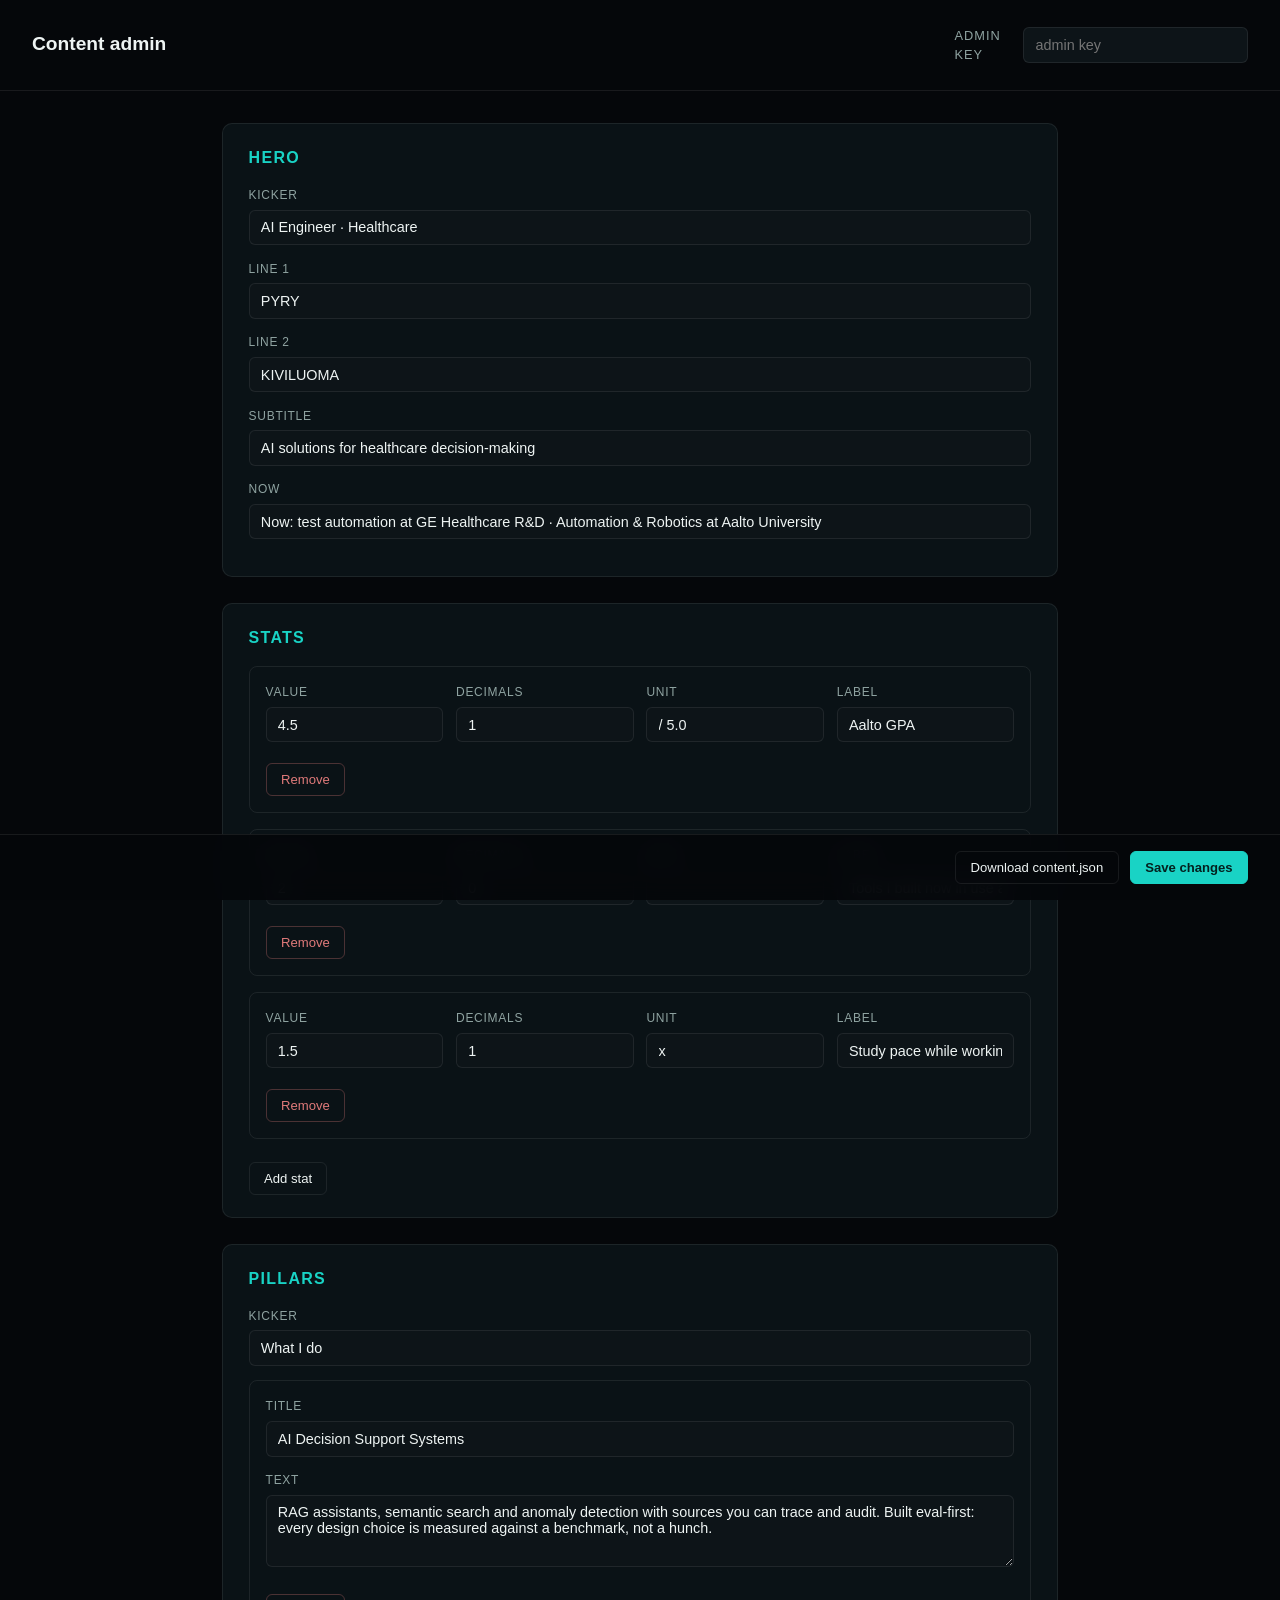
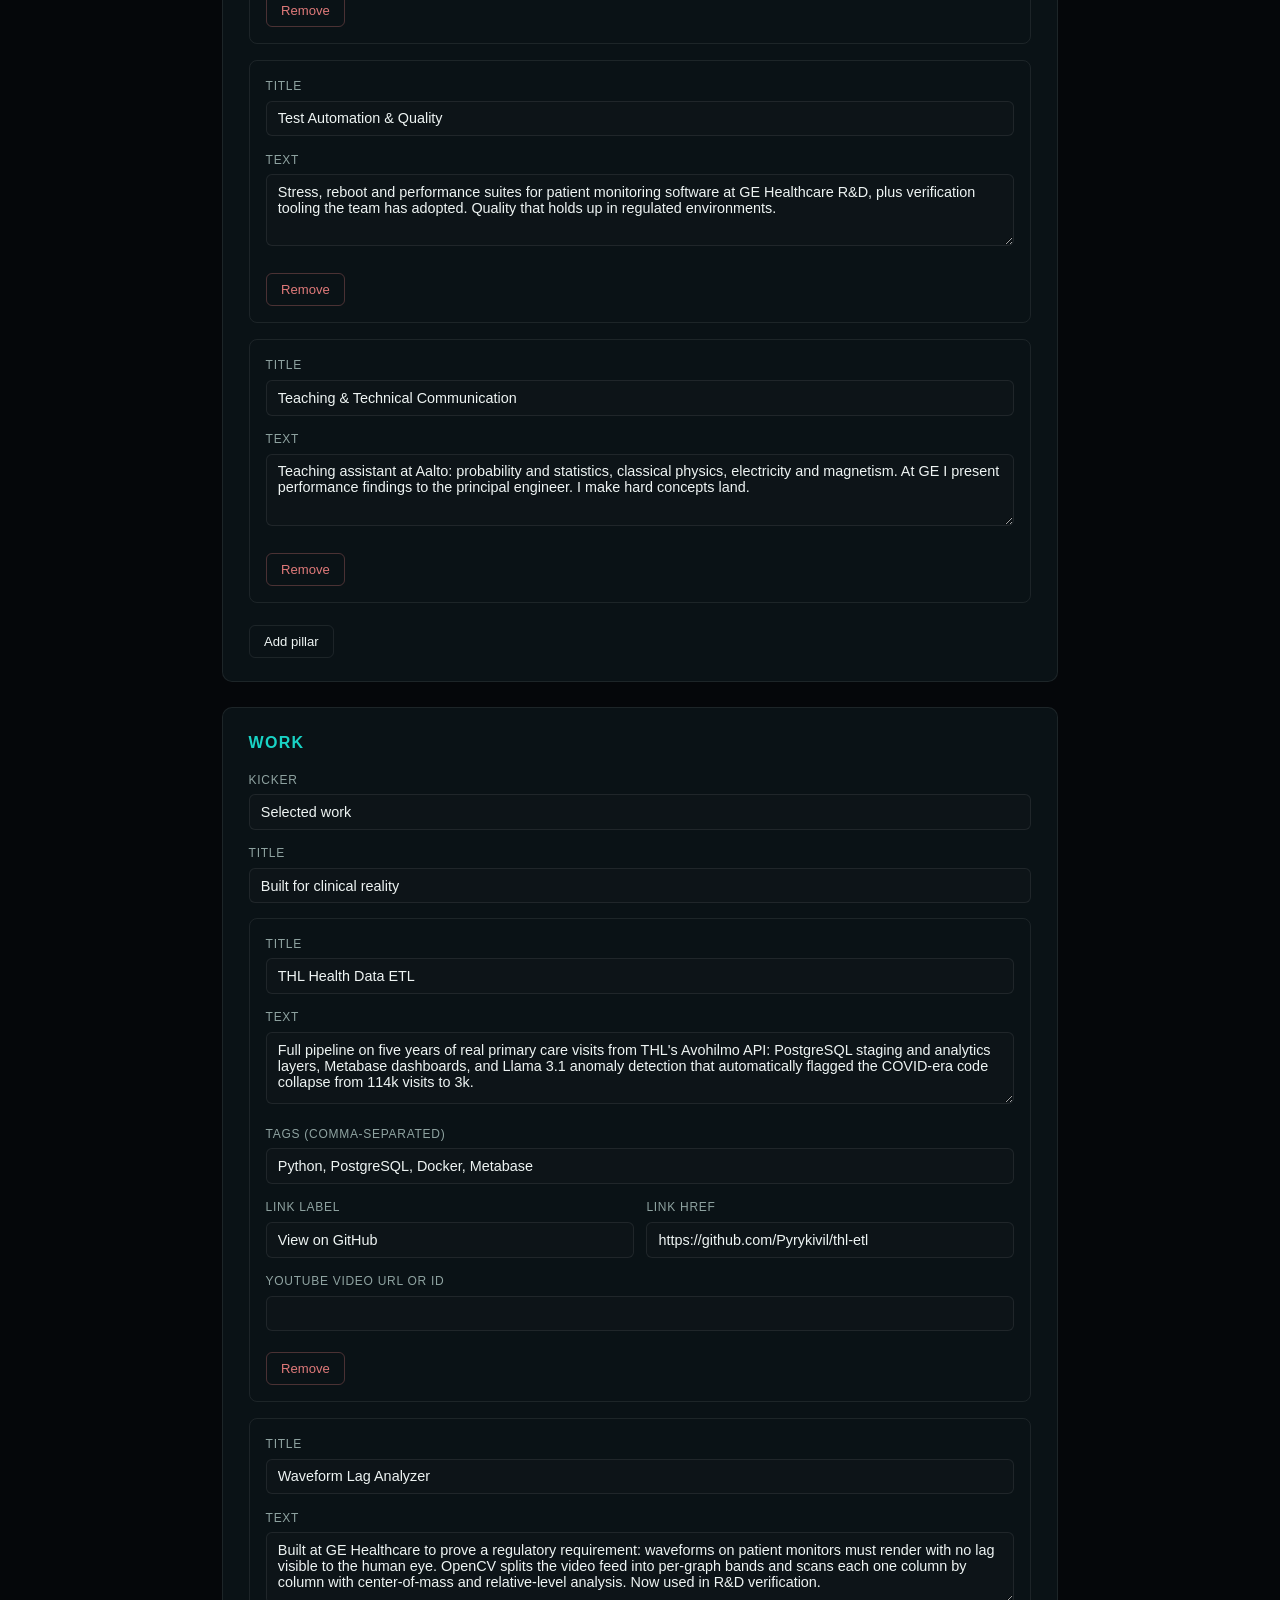
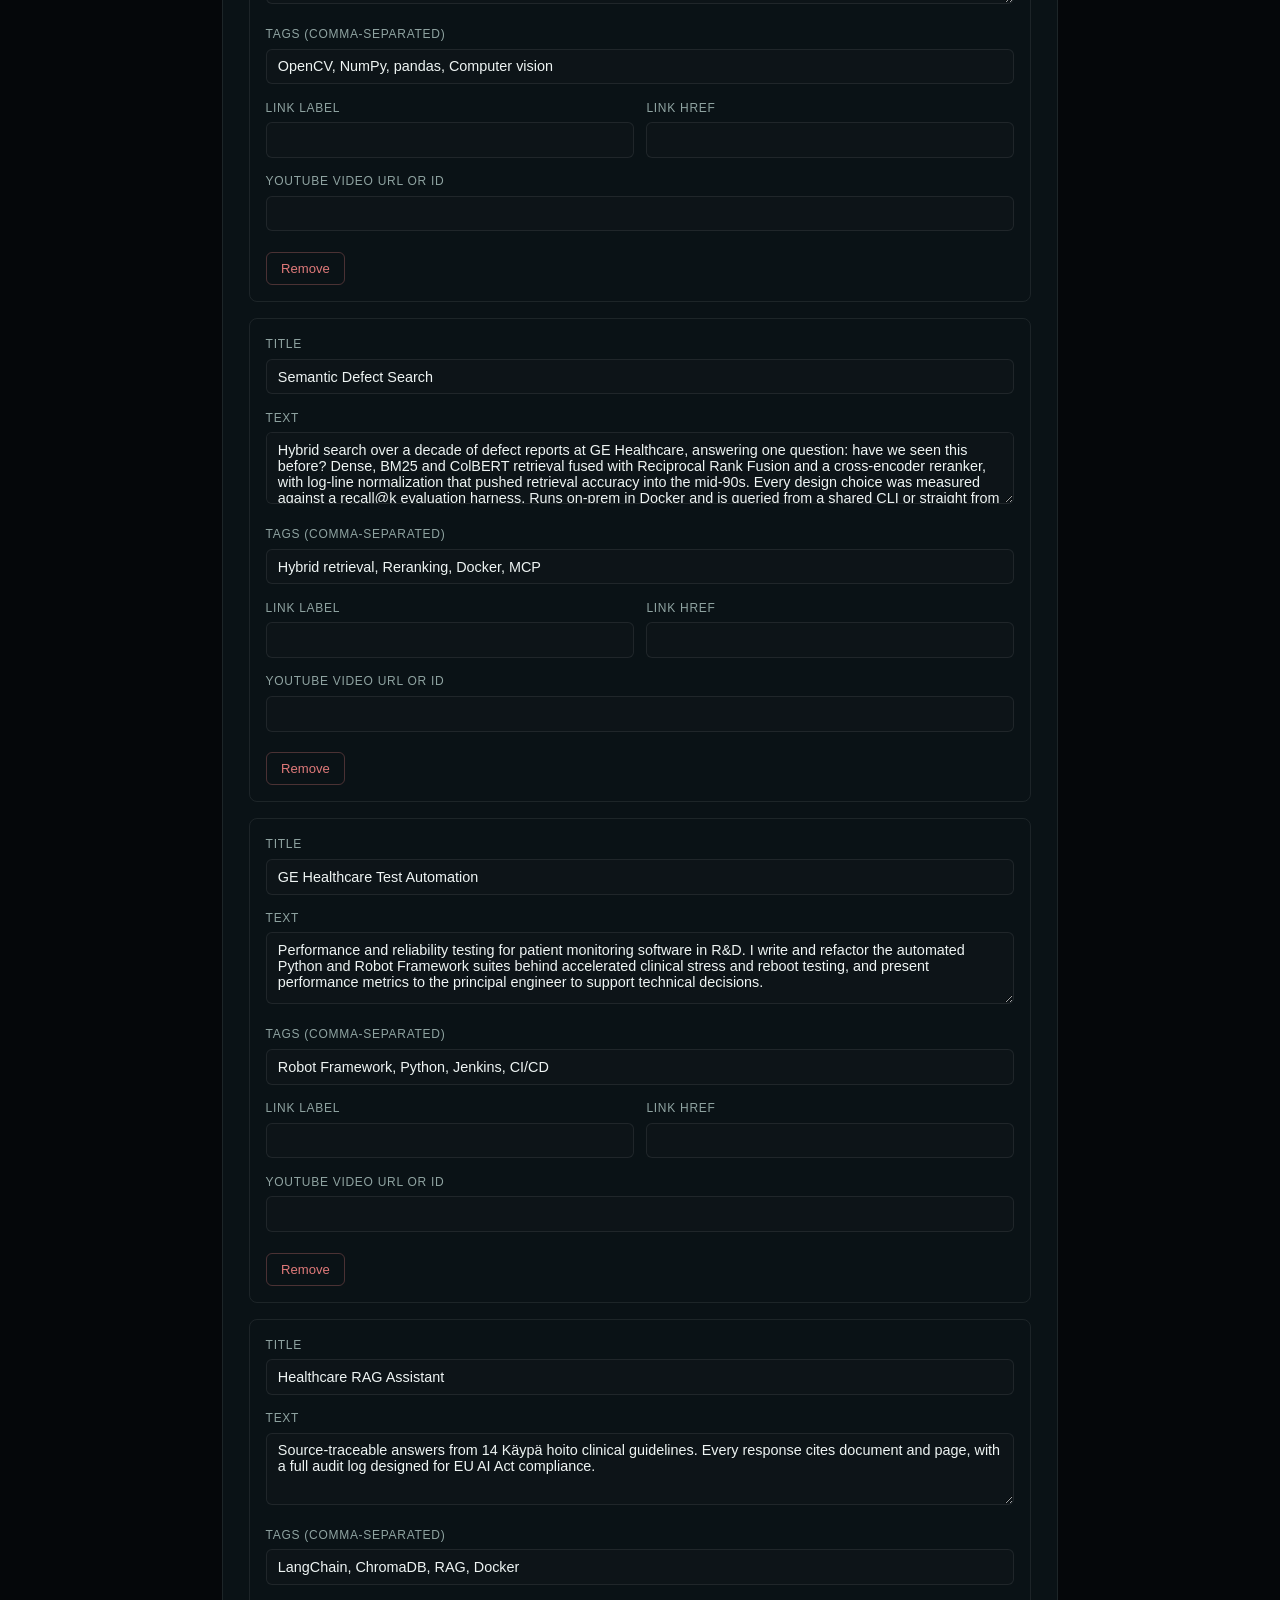
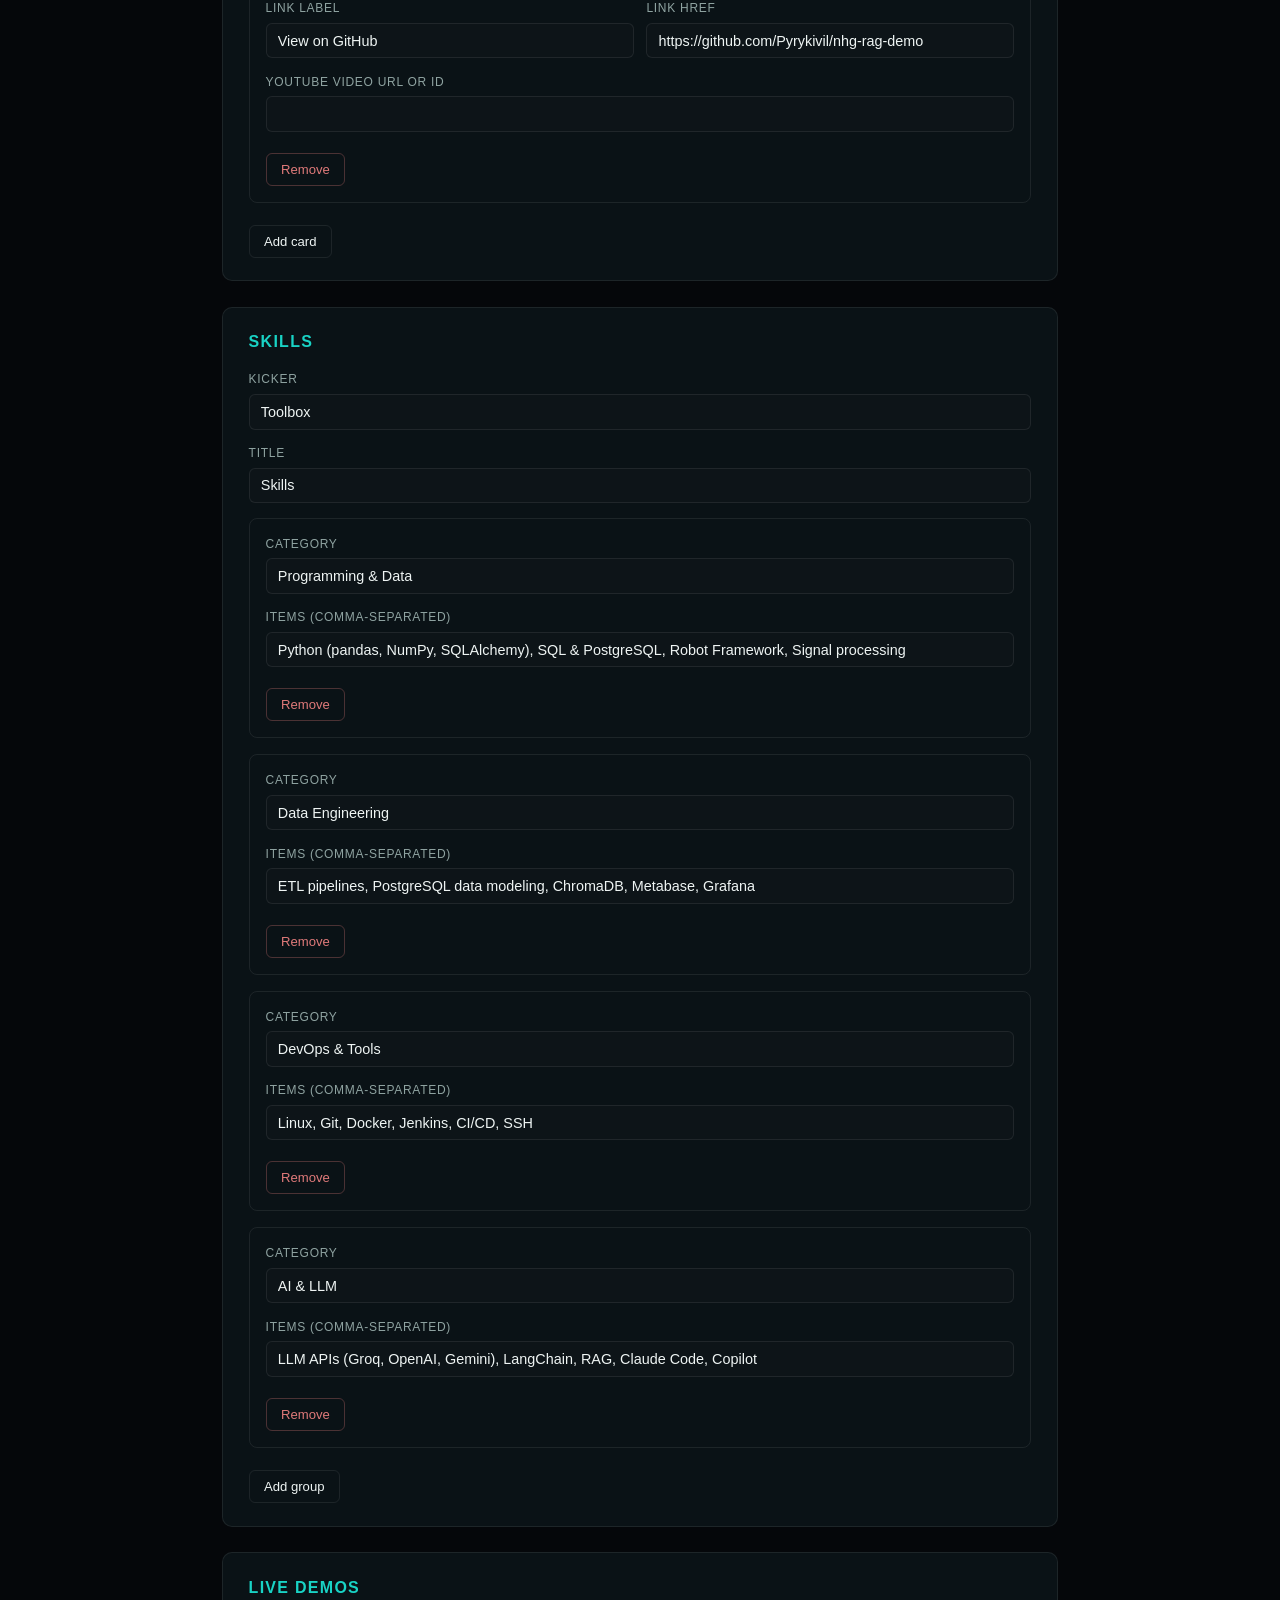
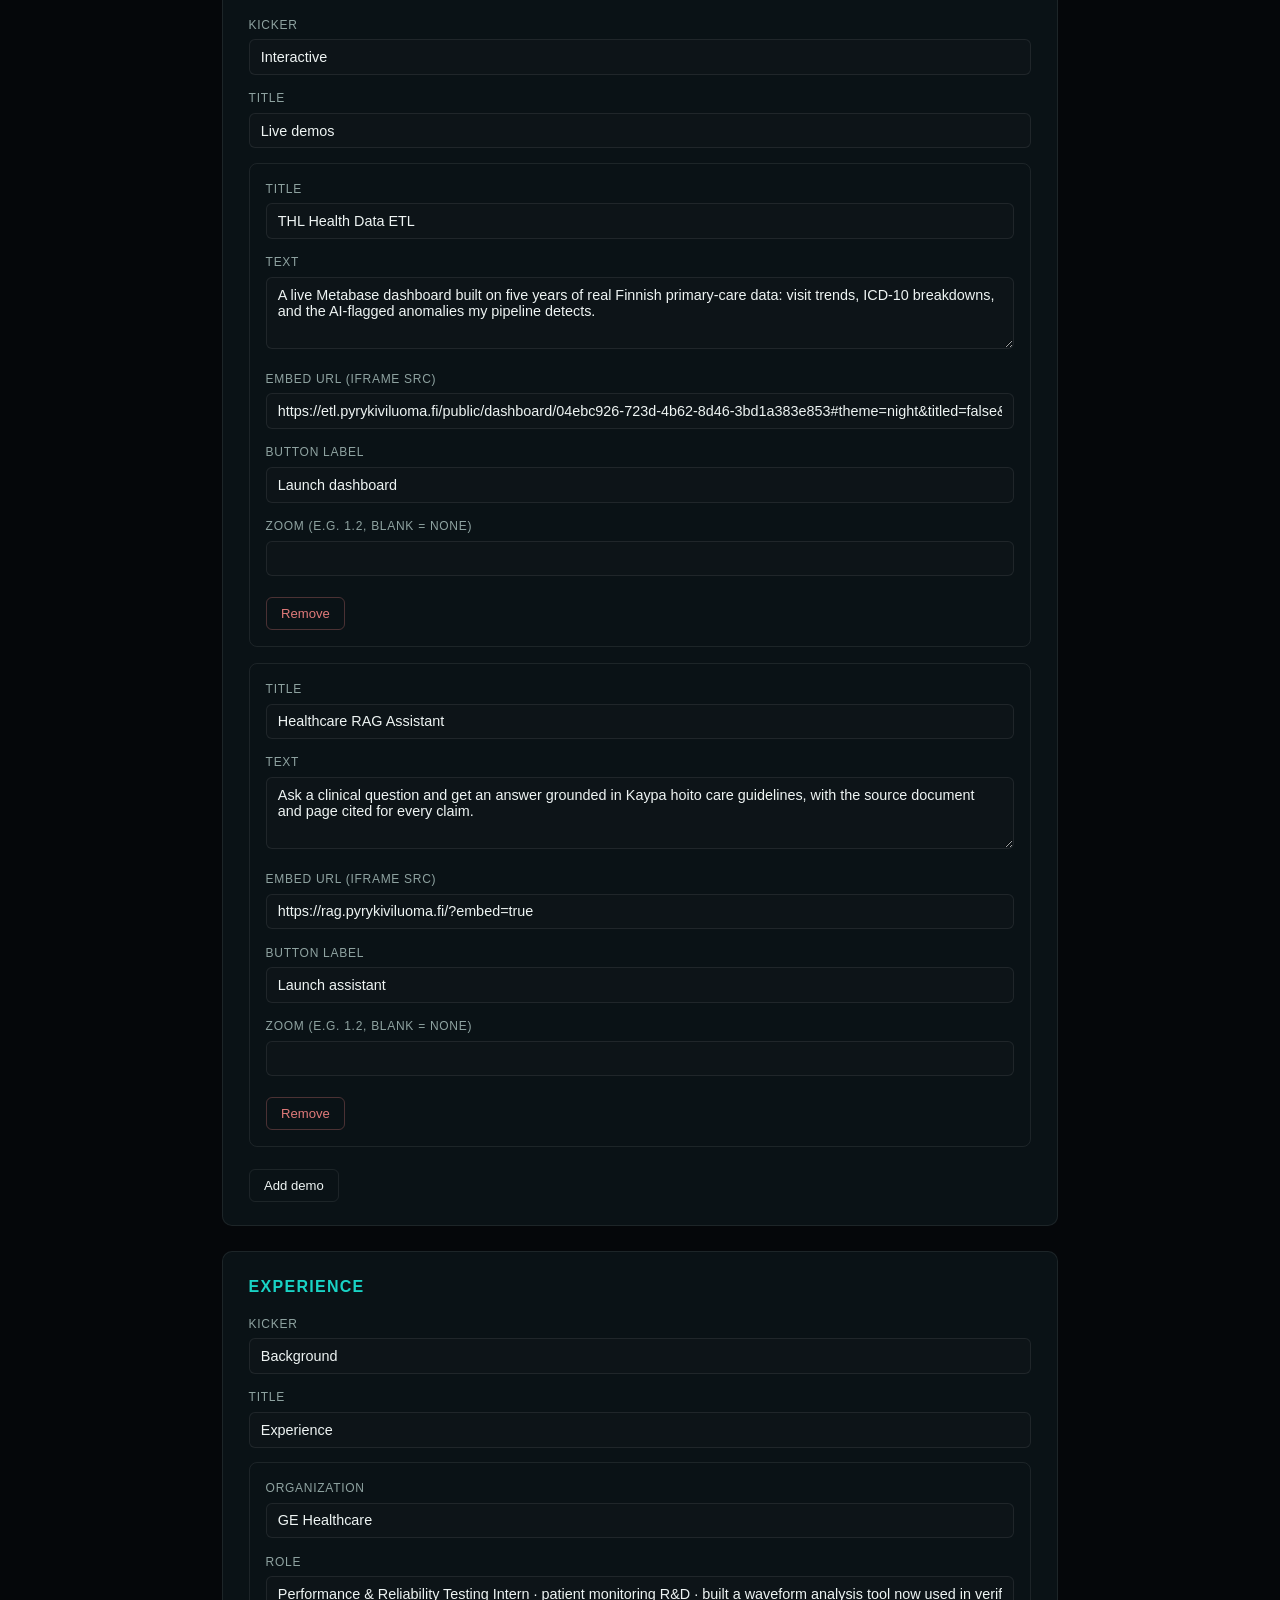
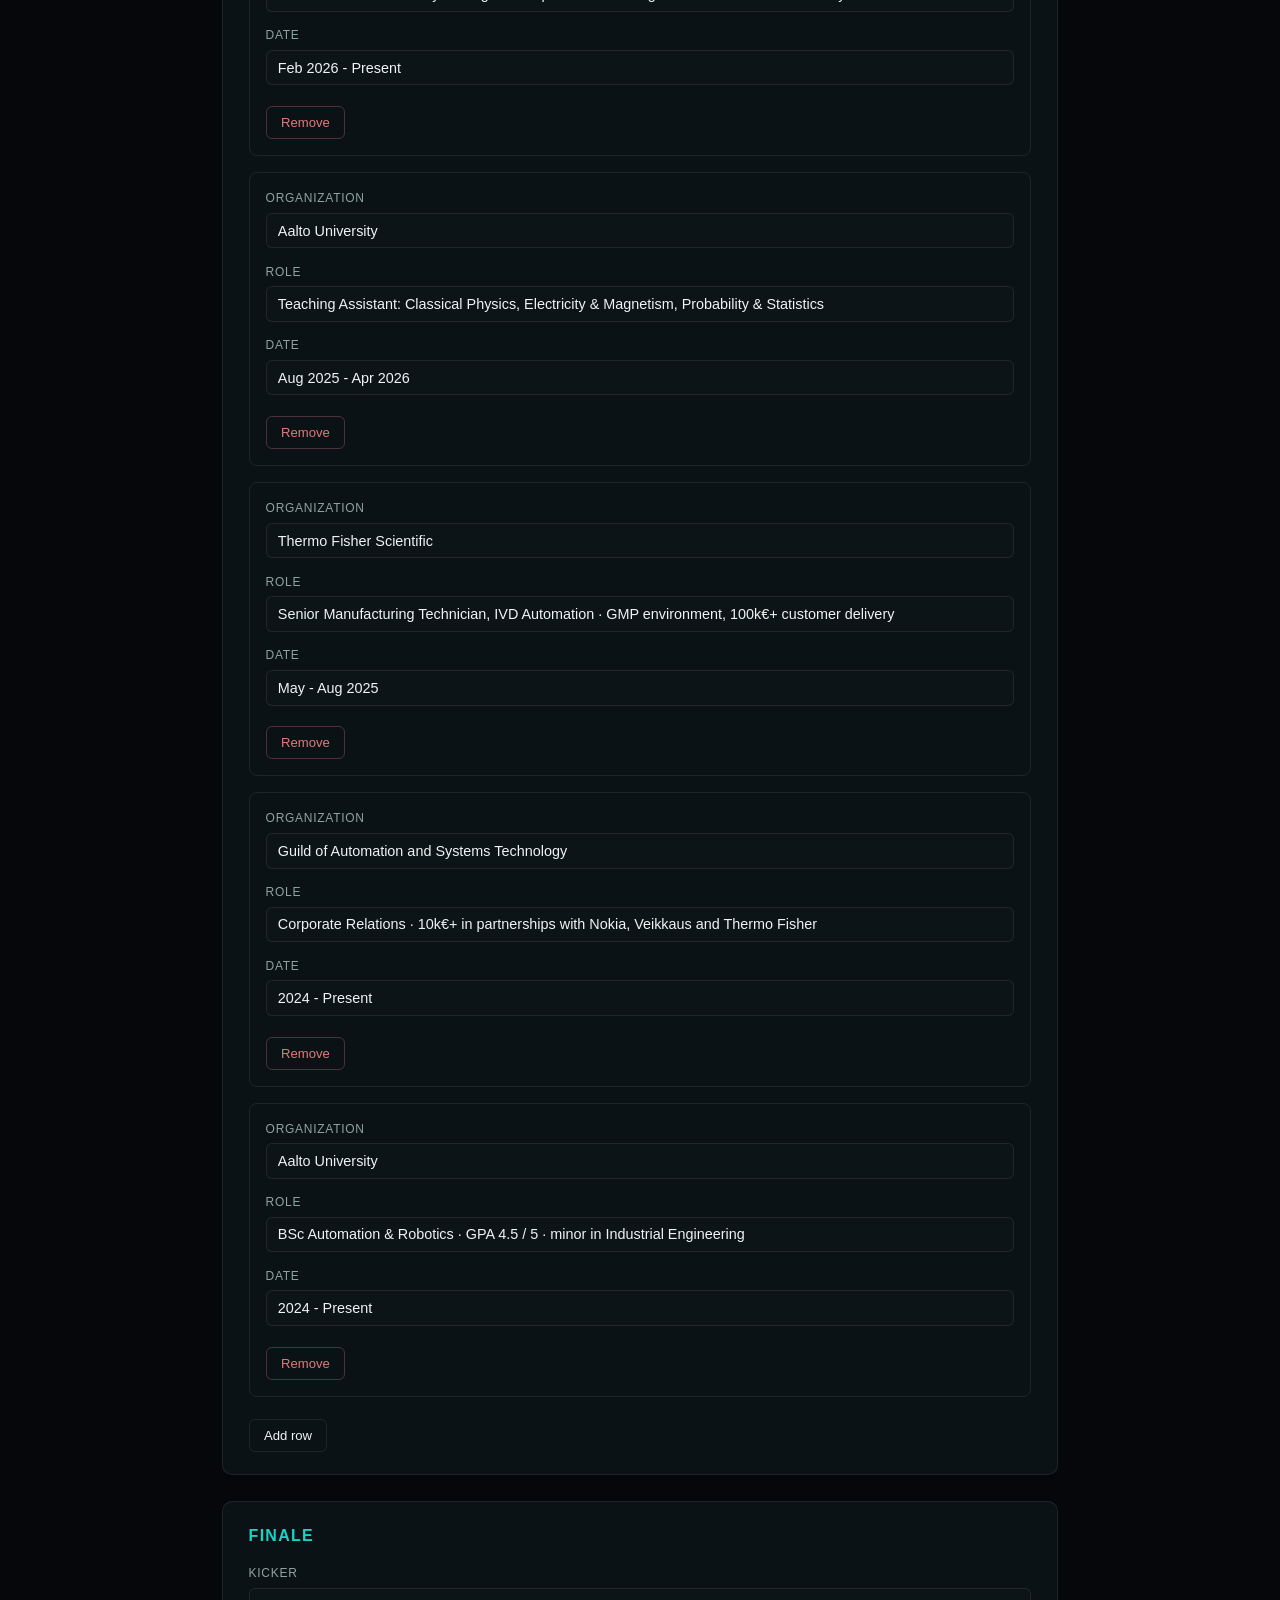
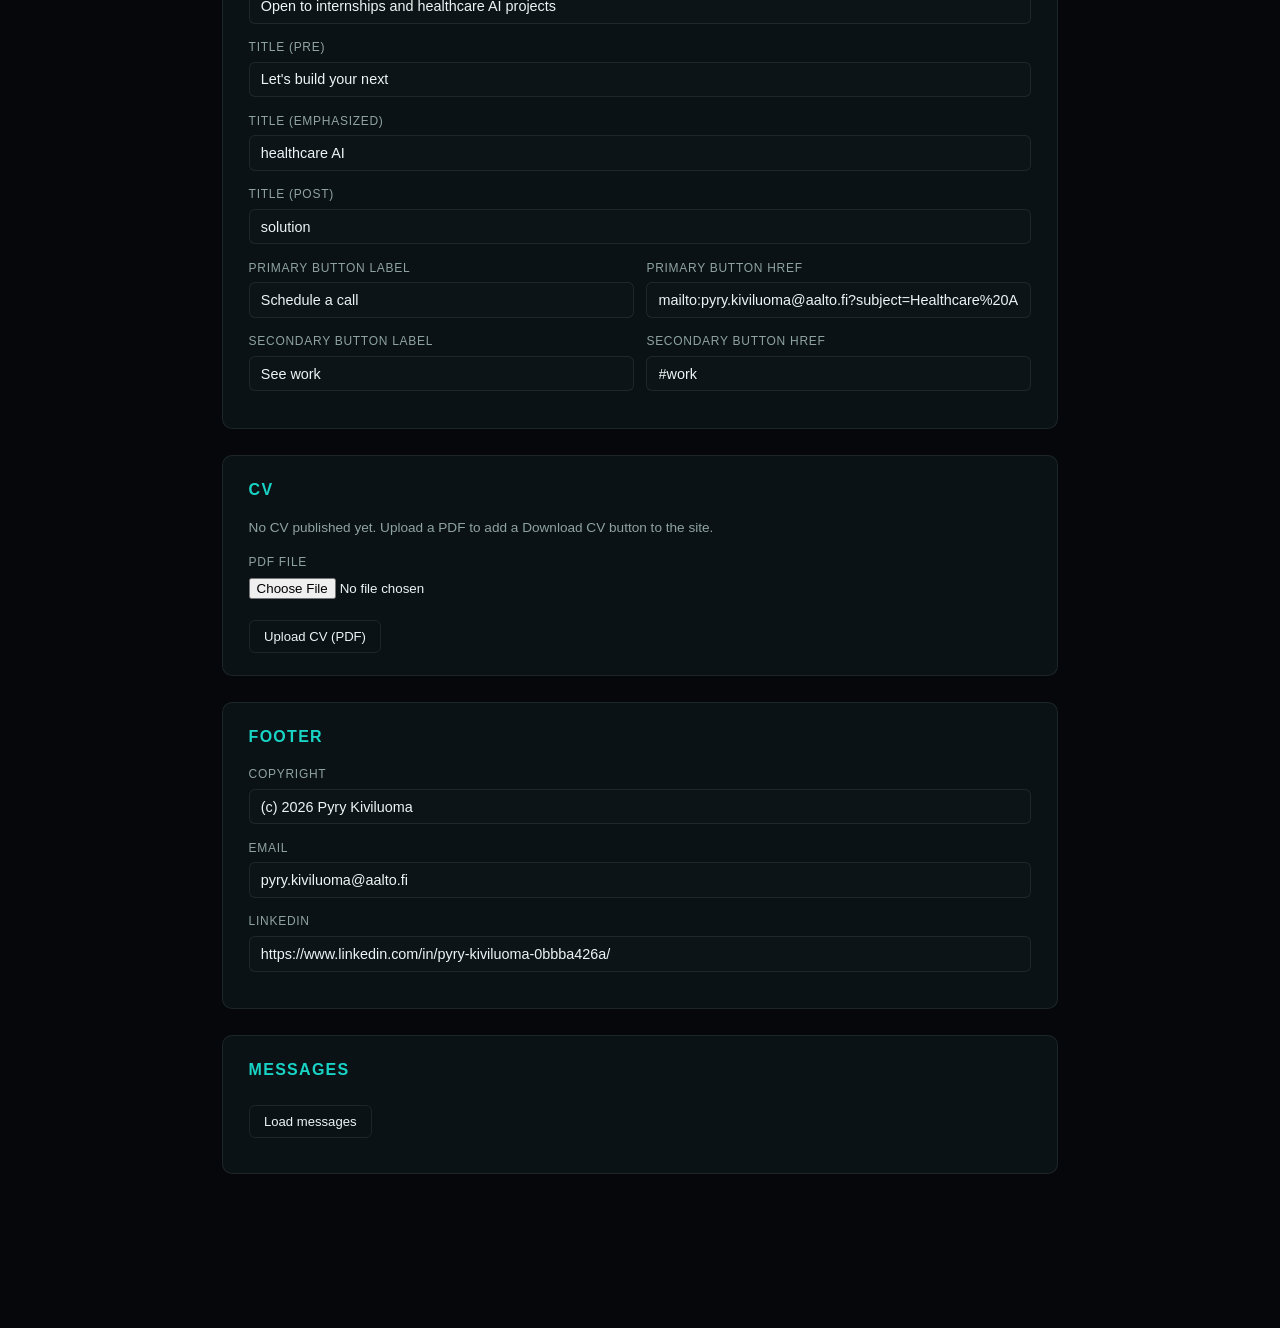
<file: admin/index.html>
<!DOCTYPE html>
<html lang="en">
<head>
<meta charset="UTF-8">
<meta name="viewport" content="width=device-width, initial-scale=1.0">
<title>Content admin · Pyry Kiviluoma</title>
<style>
  :root {
    --bg: #05070a;
    --bg2: #0a1216;
    --ink: #eef4f3;
    --muted: #8fa3a1;
    --teal: #19d3c5;
    --line: rgba(255, 255, 255, 0.08);
    --font: -apple-system, BlinkMacSystemFont, "Segoe UI", Roboto, Helvetica, Arial, sans-serif;
  }
  * { margin: 0; padding: 0; box-sizing: border-box; }
  body {
    background: var(--bg);
    color: var(--ink);
    font-family: var(--font);
    font-size: 15px;
    line-height: 1.5;
    padding-bottom: 6rem;
  }
  header {
    padding: 1.6rem 2rem;
    border-bottom: 1px solid var(--line);
    display: flex;
    align-items: center;
    justify-content: space-between;
    flex-wrap: wrap;
    gap: 1rem;
  }
  header h1 { font-size: 1.2rem; font-weight: 600; }
  .key-field { display: flex; align-items: center; gap: 0.6rem; }
  .key-field label { font-size: 0.8rem; color: var(--muted); text-transform: uppercase; letter-spacing: 0.08em; }
  main { max-width: 900px; margin: 0 auto; padding: 2rem; }
  section.block {
    background: var(--bg2);
    border: 1px solid var(--line);
    border-radius: 10px;
    padding: 1.4rem 1.6rem;
    margin-bottom: 1.6rem;
  }
  section.block h2 {
    font-size: 1rem;
    font-weight: 600;
    color: var(--teal);
    text-transform: uppercase;
    letter-spacing: 0.08em;
    margin-bottom: 1rem;
  }
  .field { margin-bottom: 0.9rem; }
  .field label {
    display: block;
    font-size: 0.75rem;
    color: var(--muted);
    text-transform: uppercase;
    letter-spacing: 0.06em;
    margin-bottom: 0.35rem;
  }
  input[type="text"], input[type="number"], input[type="password"], textarea {
    width: 100%;
    background: #0d1418;
    border: 1px solid var(--line);
    border-radius: 6px;
    color: var(--ink);
    padding: 0.55rem 0.7rem;
    font-family: var(--font);
    font-size: 0.9rem;
  }
  input:focus, textarea:focus { outline: none; border-color: var(--teal); }
  textarea { resize: vertical; min-height: 4.5rem; }
  .row { display: flex; gap: 0.8rem; flex-wrap: wrap; }
  .row .field { flex: 1; min-width: 140px; }
  .item-card {
    border: 1px solid var(--line);
    border-radius: 8px;
    padding: 1rem;
    margin-bottom: 1rem;
    position: relative;
  }
  .item-card .remove-btn { margin-top: 0.4rem; }
  button {
    font-family: var(--font);
    cursor: pointer;
    border: 1px solid var(--line);
    background: transparent;
    color: var(--ink);
    border-radius: 6px;
    padding: 0.5rem 0.9rem;
    font-size: 0.82rem;
    transition: border-color 0.2s, color 0.2s;
  }
  button:hover { border-color: var(--teal); color: var(--teal); }
  button.add-btn { margin-top: 0.4rem; }
  button.remove-btn { color: #e07a7a; border-color: rgba(224, 122, 122, 0.3); }
  button.remove-btn:hover { border-color: #e07a7a; color: #e07a7a; }
  .save-bar {
    position: fixed;
    bottom: 0;
    left: 0;
    right: 0;
    z-index: 10;
    background: rgba(5, 7, 10, 0.92);
    backdrop-filter: blur(10px);
    border-top: 1px solid var(--line);
    padding: 1rem 2rem;
    display: flex;
    align-items: center;
    justify-content: space-between;
    gap: 1rem;
    flex-wrap: wrap;
  }
  .save-bar-actions { display: flex; gap: 0.7rem; }
  .save-bar button.primary {
    background: var(--teal);
    color: #04211f;
    border-color: var(--teal);
    font-weight: 600;
  }
  .save-bar button.primary:hover { color: #04211f; }
  #status { font-size: 0.85rem; color: var(--muted); }
  #status.ok { color: var(--teal); }
  #status.error { color: #e07a7a; }
  .messages-list { margin-top: 0.8rem; }
  .message-card {
    border: 1px solid var(--line);
    border-radius: 8px;
    padding: 0.9rem 1rem;
    margin-bottom: 0.8rem;
  }
  .message-meta { font-size: 0.75rem; color: var(--muted); margin-bottom: 0.4rem; }
  .message-body { font-size: 0.9rem; white-space: pre-wrap; }
</style>
</head>
<body>

<header>
  <h1>Content admin</h1>
  <div class="key-field">
    <label for="admin-key">Admin key</label>
    <input type="password" id="admin-key" placeholder="admin key">
  </div>
</header>

<main id="app"></main>

<div class="save-bar">
  <span id="status"></span>
  <div class="save-bar-actions">
    <button id="download-btn">Download content.json</button>
    <button id="save-btn" class="primary">Save changes</button>
  </div>
</div>

<script>
let content = null;

const KEY_STORAGE = "pk_admin_key";
const adminKeyInput = document.getElementById("admin-key");
adminKeyInput.value = localStorage.getItem(KEY_STORAGE) || "";
adminKeyInput.addEventListener("input", () => {
  localStorage.setItem(KEY_STORAGE, adminKeyInput.value);
});

function el(tag, attrs, children) {
  const node = document.createElement(tag);
  Object.entries(attrs || {}).forEach(([k, v]) => {
    if (k === "text") node.textContent = v;
    else node.setAttribute(k, v);
  });
  (children || []).forEach((c) => node.appendChild(c));
  return node;
}

function field(labelText, inputEl) {
  const wrap = el("div", { class: "field" });
  wrap.appendChild(el("label", { text: labelText }));
  wrap.appendChild(inputEl);
  return wrap;
}

function textInput(value) {
  const i = el("input", { type: "text" });
  i.value = value == null ? "" : value;
  return i;
}

function numberInput(value) {
  const i = el("input", { type: "number", step: "any" });
  i.value = value == null ? "" : value;
  return i;
}

function textArea(value) {
  const t = el("textarea");
  t.value = value == null ? "" : value;
  return t;
}

function removeBtn(onClick) {
  const b = el("button", { class: "remove-btn", type: "button", text: "Remove" });
  b.addEventListener("click", onClick);
  return b;
}

function addBtn(text, onClick) {
  const b = el("button", { class: "add-btn", type: "button", text });
  b.addEventListener("click", onClick);
  return b;
}

function block(title) {
  const b = el("section", { class: "block" });
  b.appendChild(el("h2", { text: title }));
  return b;
}

function render() {
  const app = document.getElementById("app");
  app.innerHTML = "";

  /* hero */
  const heroBlock = block("Hero");
  const heroKicker = textInput(content.hero.kicker);
  const heroLine1 = textInput(content.hero.line1);
  const heroLine2 = textInput(content.hero.line2);
  const heroSubtitle = textInput(content.hero.subtitle);
  const heroNow = textInput(content.hero.now);
  heroBlock.appendChild(field("Kicker", heroKicker));
  heroBlock.appendChild(field("Line 1", heroLine1));
  heroBlock.appendChild(field("Line 2", heroLine2));
  heroBlock.appendChild(field("Subtitle", heroSubtitle));
  heroBlock.appendChild(field("Now", heroNow));
  app.appendChild(heroBlock);

  /* stats */
  const statsBlock = block("Stats");
  const statsList = el("div");
  statsBlock.appendChild(statsList);
  function renderStats() {
    statsList.innerHTML = "";
    content.stats.forEach((stat, i) => {
      const card = el("div", { class: "item-card" });
      const row = el("div", { class: "row" });
      const valueInput = numberInput(stat.value);
      const decimalsInput = numberInput(stat.decimals);
      const unitInput = textInput(stat.unit);
      const labelInput = textInput(stat.label);
      valueInput.addEventListener("input", () => { stat.value = valueInput.value; });
      decimalsInput.addEventListener("input", () => { stat.decimals = decimalsInput.value; });
      unitInput.addEventListener("input", () => { stat.unit = unitInput.value; });
      labelInput.addEventListener("input", () => { stat.label = labelInput.value; });
      row.appendChild(field("Value", valueInput));
      row.appendChild(field("Decimals", decimalsInput));
      row.appendChild(field("Unit", unitInput));
      row.appendChild(field("Label", labelInput));
      card.appendChild(row);
      card.appendChild(removeBtn(() => { content.stats.splice(i, 1); renderStats(); }));
      statsList.appendChild(card);
    });
  }
  renderStats();
  statsBlock.appendChild(addBtn("Add stat", () => {
    content.stats.push({ value: 0, decimals: 0, unit: "", label: "" });
    renderStats();
  }));
  app.appendChild(statsBlock);

  /* pillars */
  const pillarsBlock = block("Pillars");
  const pillarsTitle = textInput(content.pillars.kicker);
  pillarsTitle.addEventListener("input", () => { content.pillars.kicker = pillarsTitle.value; });
  pillarsBlock.appendChild(field("Kicker", pillarsTitle));
  const pillarsList = el("div");
  pillarsBlock.appendChild(pillarsList);
  function renderPillars() {
    pillarsList.innerHTML = "";
    content.pillars.items.forEach((item, i) => {
      const card = el("div", { class: "item-card" });
      const titleInput = textInput(item.title);
      const textInputEl = textArea(item.text);
      titleInput.addEventListener("input", () => { item.title = titleInput.value; });
      textInputEl.addEventListener("input", () => { item.text = textInputEl.value; });
      card.appendChild(field("Title", titleInput));
      card.appendChild(field("Text", textInputEl));
      card.appendChild(removeBtn(() => { content.pillars.items.splice(i, 1); renderPillars(); }));
      pillarsList.appendChild(card);
    });
  }
  renderPillars();
  pillarsBlock.appendChild(addBtn("Add pillar", () => {
    content.pillars.items.push({ title: "", text: "" });
    renderPillars();
  }));
  app.appendChild(pillarsBlock);

  /* work */
  const workBlock = block("Work");
  const workKicker = textInput(content.work.kicker);
  const workTitle = textInput(content.work.title);
  workKicker.addEventListener("input", () => { content.work.kicker = workKicker.value; });
  workTitle.addEventListener("input", () => { content.work.title = workTitle.value; });
  workBlock.appendChild(field("Kicker", workKicker));
  workBlock.appendChild(field("Title", workTitle));
  const cardsList = el("div");
  workBlock.appendChild(cardsList);
  function parseYouTubeId(str) {
    const s = (str || "").trim();
    if (!s) return null;
    const m = s.match(/(?:youtube\.com\/(?:watch\?v=|shorts\/|embed\/)|youtu\.be\/)([A-Za-z0-9_-]{11})/) || s.match(/^([A-Za-z0-9_-]{11})$/);
    return m ? m[1] : null;
  }
  function renderCards() {
    cardsList.innerHTML = "";
    content.work.cards.forEach((card, i) => {
      const cardEl = el("div", { class: "item-card" });
      const titleInput = textInput(card.title);
      const textInputEl = textArea(card.text);
      const tagsInput = textInput((card.tags || []).join(", "));
      const linkLabelInput = textInput(card.link ? card.link.label : "");
      const linkHrefInput = textInput(card.link ? card.link.href : "");
      titleInput.addEventListener("input", () => { card.title = titleInput.value; });
      textInputEl.addEventListener("input", () => { card.text = textInputEl.value; });
      tagsInput.addEventListener("input", () => {
        card.tags = tagsInput.value.split(",").map((t) => t.trim()).filter((t) => t);
      });
      linkLabelInput.addEventListener("input", () => {
        card.link = card.link || { label: "", href: "" };
        card.link.label = linkLabelInput.value;
      });
      linkHrefInput.addEventListener("input", () => {
        card.link = card.link || { label: "", href: "" };
        card.link.href = linkHrefInput.value;
      });
      const ytInput = textInput(card.youtube || "");
      ytInput.addEventListener("input", () => { card.youtube = parseYouTubeId(ytInput.value); });
      cardEl.appendChild(field("Title", titleInput));
      cardEl.appendChild(field("Text", textInputEl));
      cardEl.appendChild(field("Tags (comma-separated)", tagsInput));
      const linkRow = el("div", { class: "row" });
      linkRow.appendChild(field("Link label", linkLabelInput));
      linkRow.appendChild(field("Link href", linkHrefInput));
      cardEl.appendChild(linkRow);
      cardEl.appendChild(field("YouTube video URL or ID", ytInput));
      cardEl.appendChild(removeBtn(() => { content.work.cards.splice(i, 1); renderCards(); }));
      cardsList.appendChild(cardEl);
    });
  }
  renderCards();
  workBlock.appendChild(addBtn("Add card", () => {
    content.work.cards.push({ title: "", text: "", tags: [], link: null, youtube: null });
    renderCards();
  }));
  app.appendChild(workBlock);

  /* skills */
  const skillsBlock = block("Skills");
  const skillsKicker = textInput(content.skills.kicker);
  const skillsTitle = textInput(content.skills.title);
  skillsKicker.addEventListener("input", () => { content.skills.kicker = skillsKicker.value; });
  skillsTitle.addEventListener("input", () => { content.skills.title = skillsTitle.value; });
  skillsBlock.appendChild(field("Kicker", skillsKicker));
  skillsBlock.appendChild(field("Title", skillsTitle));
  const groupsList = el("div");
  skillsBlock.appendChild(groupsList);
  function renderGroups() {
    groupsList.innerHTML = "";
    content.skills.groups.forEach((group, i) => {
      const groupEl = el("div", { class: "item-card" });
      const categoryInput = textInput(group.category);
      const itemsInput = textInput((group.items || []).join(", "));
      categoryInput.addEventListener("input", () => { group.category = categoryInput.value; });
      itemsInput.addEventListener("input", () => {
        group.items = itemsInput.value.split(",").map((t) => t.trim()).filter((t) => t);
      });
      groupEl.appendChild(field("Category", categoryInput));
      groupEl.appendChild(field("Items (comma-separated)", itemsInput));
      groupEl.appendChild(removeBtn(() => { content.skills.groups.splice(i, 1); renderGroups(); }));
      groupsList.appendChild(groupEl);
    });
  }
  renderGroups();
  skillsBlock.appendChild(addBtn("Add group", () => {
    content.skills.groups.push({ category: "", items: [] });
    renderGroups();
  }));
  app.appendChild(skillsBlock);

  /* live demos */
  if (content.demos) {
    const demosBlock = block("Live demos");
    const demosKicker = textInput(content.demos.kicker);
    const demosTitle = textInput(content.demos.title);
    demosKicker.addEventListener("input", () => { content.demos.kicker = demosKicker.value; });
    demosTitle.addEventListener("input", () => { content.demos.title = demosTitle.value; });
    demosBlock.appendChild(field("Kicker", demosKicker));
    demosBlock.appendChild(field("Title", demosTitle));
    const demosList = el("div");
    demosBlock.appendChild(demosList);
    function renderDemos() {
      demosList.innerHTML = "";
      content.demos.items.forEach((demo, i) => {
        const demoEl = el("div", { class: "item-card" });
        const titleInput = textInput(demo.title);
        const textInputEl = textArea(demo.text);
        const urlInput = textInput(demo.url);
        const ctaInput = textInput(demo.cta);
        const zoomInput = numberInput(demo.zoom);
        titleInput.addEventListener("input", () => { demo.title = titleInput.value; });
        textInputEl.addEventListener("input", () => { demo.text = textInputEl.value; });
        urlInput.addEventListener("input", () => { demo.url = urlInput.value.trim(); });
        ctaInput.addEventListener("input", () => { demo.cta = ctaInput.value; });
        zoomInput.addEventListener("input", () => {
          const z = parseFloat(zoomInput.value);
          demo.zoom = z > 1 ? z : undefined;
        });
        demoEl.appendChild(field("Title", titleInput));
        demoEl.appendChild(field("Text", textInputEl));
        demoEl.appendChild(field("Embed URL (iframe src)", urlInput));
        demoEl.appendChild(field("Button label", ctaInput));
        demoEl.appendChild(field("Zoom (e.g. 1.2, blank = none)", zoomInput));
        demoEl.appendChild(removeBtn(() => { content.demos.items.splice(i, 1); renderDemos(); }));
        demosList.appendChild(demoEl);
      });
    }
    renderDemos();
    demosBlock.appendChild(addBtn("Add demo", () => {
      content.demos.items.push({ title: "", text: "", url: "", cta: "Launch demo" });
      renderDemos();
    }));
    app.appendChild(demosBlock);
  }

  /* experience */
  const expBlock = block("Experience");
  const expKicker = textInput(content.experience.kicker);
  const expTitle = textInput(content.experience.title);
  expKicker.addEventListener("input", () => { content.experience.kicker = expKicker.value; });
  expTitle.addEventListener("input", () => { content.experience.title = expTitle.value; });
  expBlock.appendChild(field("Kicker", expKicker));
  expBlock.appendChild(field("Title", expTitle));
  const rowsList = el("div");
  expBlock.appendChild(rowsList);
  function renderRows() {
    rowsList.innerHTML = "";
    content.experience.rows.forEach((row, i) => {
      const rowEl = el("div", { class: "item-card" });
      const orgInput = textInput(row.org);
      const roleInput = textInput(row.role);
      const dateInput = textInput(row.date);
      orgInput.addEventListener("input", () => { row.org = orgInput.value; });
      roleInput.addEventListener("input", () => { row.role = roleInput.value; });
      dateInput.addEventListener("input", () => { row.date = dateInput.value; });
      rowEl.appendChild(field("Organization", orgInput));
      rowEl.appendChild(field("Role", roleInput));
      rowEl.appendChild(field("Date", dateInput));
      rowEl.appendChild(removeBtn(() => { content.experience.rows.splice(i, 1); renderRows(); }));
      rowsList.appendChild(rowEl);
    });
  }
  renderRows();
  expBlock.appendChild(addBtn("Add row", () => {
    content.experience.rows.push({ org: "", role: "", date: "" });
    renderRows();
  }));
  app.appendChild(expBlock);

  /* finale */
  const finaleBlock = block("Finale");
  const finaleKicker = textInput(content.finale.kicker);
  const finaleTitlePre = textInput(content.finale.titlePre);
  const finaleTitleEm = textInput(content.finale.titleEm);
  const finaleTitlePost = textInput(content.finale.titlePost);
  const finalePrimaryLabel = textInput(content.finale.primary.label);
  const finalePrimaryHref = textInput(content.finale.primary.href);
  const finaleSecondaryLabel = textInput(content.finale.secondary.label);
  const finaleSecondaryHref = textInput(content.finale.secondary.href);
  finaleKicker.addEventListener("input", () => { content.finale.kicker = finaleKicker.value; });
  finaleTitlePre.addEventListener("input", () => { content.finale.titlePre = finaleTitlePre.value; });
  finaleTitleEm.addEventListener("input", () => { content.finale.titleEm = finaleTitleEm.value; });
  finaleTitlePost.addEventListener("input", () => { content.finale.titlePost = finaleTitlePost.value; });
  finalePrimaryLabel.addEventListener("input", () => { content.finale.primary.label = finalePrimaryLabel.value; });
  finalePrimaryHref.addEventListener("input", () => { content.finale.primary.href = finalePrimaryHref.value; });
  finaleSecondaryLabel.addEventListener("input", () => { content.finale.secondary.label = finaleSecondaryLabel.value; });
  finaleSecondaryHref.addEventListener("input", () => { content.finale.secondary.href = finaleSecondaryHref.value; });
  finaleBlock.appendChild(field("Kicker", finaleKicker));
  finaleBlock.appendChild(field("Title (pre)", finaleTitlePre));
  finaleBlock.appendChild(field("Title (emphasized)", finaleTitleEm));
  finaleBlock.appendChild(field("Title (post)", finaleTitlePost));
  const finalePrimaryRow = el("div", { class: "row" });
  finalePrimaryRow.appendChild(field("Primary button label", finalePrimaryLabel));
  finalePrimaryRow.appendChild(field("Primary button href", finalePrimaryHref));
  finaleBlock.appendChild(finalePrimaryRow);
  const finaleSecondaryRow = el("div", { class: "row" });
  finaleSecondaryRow.appendChild(field("Secondary button label", finaleSecondaryLabel));
  finaleSecondaryRow.appendChild(field("Secondary button href", finaleSecondaryHref));
  finaleBlock.appendChild(finaleSecondaryRow);
  app.appendChild(finaleBlock);

  /* CV upload */
  const cvBlock = block("CV");
  const cvCurrent = el("p", {
    text: content.finale.cv
      ? "Published: " + content.finale.cv
      : "No CV published yet. Upload a PDF to add a Download CV button to the site."
  });
  cvCurrent.style.cssText = "font-size:0.85rem;color:var(--muted);margin-bottom:0.9rem;";
  const cvFile = el("input", { type: "file", accept: "application/pdf" });
  const cvUploadBtn = addBtn("Upload CV (PDF)", async () => {
    const f = cvFile.files[0];
    if (!f) { setStatus("Choose a PDF file first", "error"); return; }
    setStatus("Uploading CV...");
    try {
      const res = await fetch("/api/cv", {
        method: "POST",
        headers: { "Content-Type": "application/pdf", "X-Admin-Key": adminKeyInput.value },
        body: f
      });
      if (!res.ok) throw new Error((await res.text()) || ("Upload failed (" + res.status + ")"));
      const body = await res.json();
      content.finale.cv = body.path;
      cvCurrent.textContent = "Published: " + body.path;
      setStatus('CV uploaded. Click "Save changes" to publish the download button.', "ok");
    } catch (e) {
      setStatus("CV upload failed: " + e.message, "error");
    }
  });
  cvBlock.appendChild(cvCurrent);
  cvBlock.appendChild(field("PDF file", cvFile));
  cvBlock.appendChild(cvUploadBtn);
  app.appendChild(cvBlock);

  /* footer */
  const footerBlock = block("Footer");
  const footerCopyright = textInput(content.footer.copyright);
  const footerEmail = textInput(content.footer.email);
  const footerLinkedin = textInput(content.footer.linkedin);
  footerCopyright.addEventListener("input", () => { content.footer.copyright = footerCopyright.value; });
  footerEmail.addEventListener("input", () => { content.footer.email = footerEmail.value; });
  footerLinkedin.addEventListener("input", () => { content.footer.linkedin = footerLinkedin.value; });
  footerBlock.appendChild(field("Copyright", footerCopyright));
  footerBlock.appendChild(field("Email", footerEmail));
  footerBlock.appendChild(field("LinkedIn", footerLinkedin));
  app.appendChild(footerBlock);

  /* messages (contact notes) */
  const messagesBlock = block("Messages");
  const messagesList = el("div", { class: "messages-list" });
  const loadMessagesBtn = addBtn("Load messages", () => {
    messagesList.textContent = "Loading...";
    fetch("/api/messages", { headers: { "X-Admin-Key": adminKeyInput.value } })
      .then((res) => {
        if (!res.ok) return res.text().then((t) => { throw new Error(t || ("Error " + res.status)); });
        return res.json();
      })
      .then((items) => {
        messagesList.innerHTML = "";
        if (!items.length) { messagesList.textContent = "No messages yet."; return; }
        items.slice().reverse().forEach((m) => {
          const when = (m.ts || "").replace("T", " ").slice(0, 16);
          const card = el("div", { class: "message-card" });
          card.appendChild(el("div", { class: "message-meta", text: when + "  ·  " + (m.name || "") + "  ·  " + (m.email || "") }));
          card.appendChild(el("div", { class: "message-body", text: m.message || "" }));
          messagesList.appendChild(card);
        });
      })
      .catch((e) => { messagesList.textContent = e.message; });
  });
  messagesBlock.appendChild(loadMessagesBtn);
  messagesBlock.appendChild(messagesList);
  app.appendChild(messagesBlock);
}

function assembleContent() {
  /* stats: parse numbers */
  content.stats.forEach((stat) => {
    stat.value = parseFloat(stat.value) || 0;
    stat.decimals = parseInt(stat.decimals, 10) || 0;
  });
  /* work cards: empty link becomes null */
  content.work.cards.forEach((card) => {
    if (card.link && !card.link.label && !card.link.href) card.link = null;
  });
  return content;
}

function setStatus(message, kind) {
  const status = document.getElementById("status");
  status.textContent = message;
  status.className = kind || "";
}

async function loadInitial() {
  try {
    const res = await fetch("/content.json?v=" + Date.now());
    content = await res.json();
    render();
  } catch (e) {
    setStatus("Failed to load content.json: " + e.message, "error");
  }
}

document.getElementById("save-btn").addEventListener("click", async () => {
  const payload = assembleContent();
  setStatus("Saving...");
  try {
    const res = await fetch("/api/content", {
      method: "POST",
      headers: {
        "Content-Type": "application/json",
        "X-Admin-Key": adminKeyInput.value
      },
      body: JSON.stringify(payload)
    });
    if (res.ok) {
      setStatus("Saved. Reload the site to see changes.", "ok");
    } else {
      const text = await res.text();
      setStatus(text || ("Save failed (" + res.status + ")"), "error");
    }
  } catch (e) {
    setStatus("Save failed: " + e.message, "error");
  }
});

document.getElementById("download-btn").addEventListener("click", () => {
  const payload = assembleContent();
  const blob = new Blob([JSON.stringify(payload, null, 2)], { type: "application/json" });
  const url = URL.createObjectURL(blob);
  const a = document.createElement("a");
  a.href = url;
  a.download = "content.json";
  a.click();
  URL.revokeObjectURL(url);
});

loadInitial();
</script>
</body>
</html>
</file>
